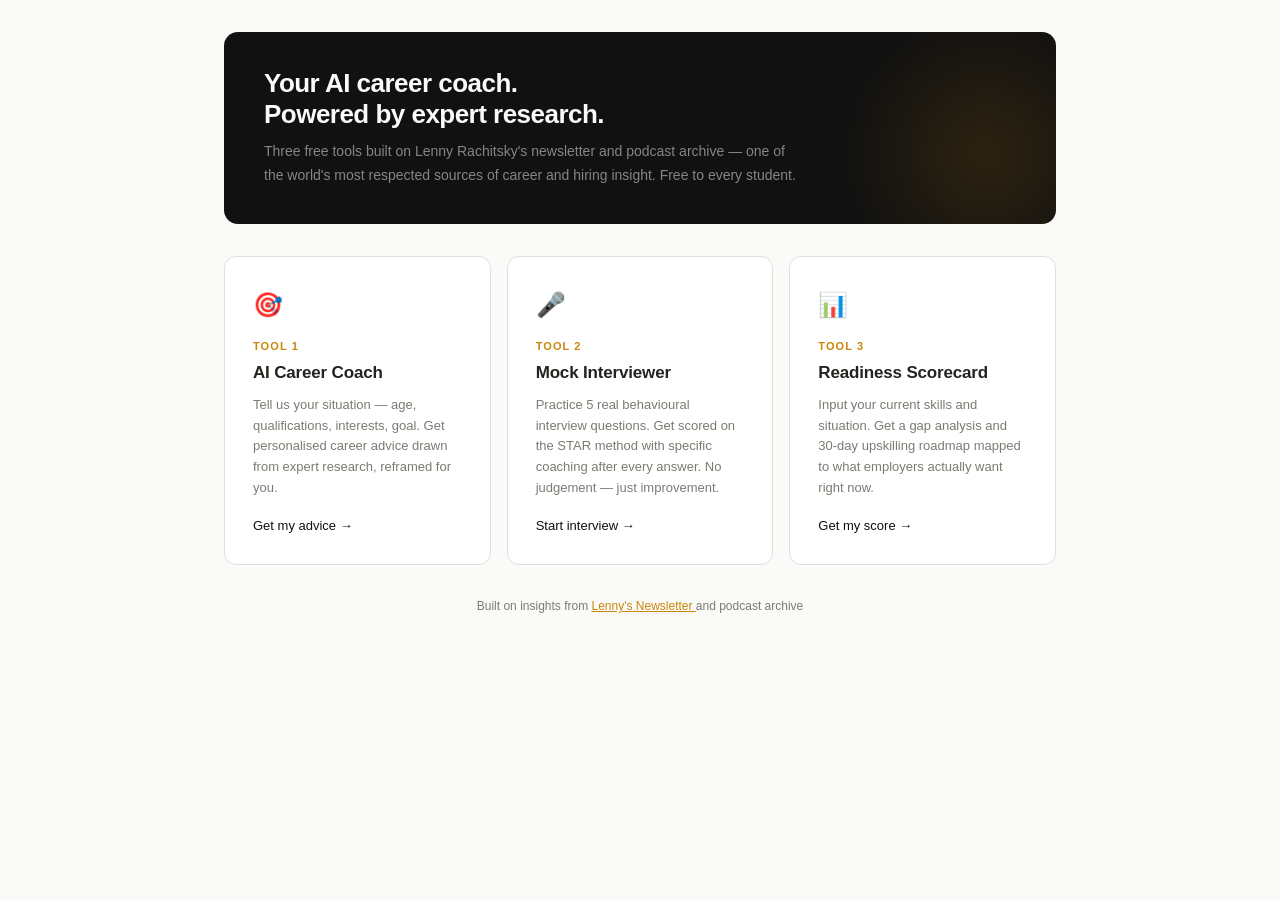
<file: templates/index.html>
<!DOCTYPE html>
<html lang="en">
<head>
  <meta charset="UTF-8">
  <meta name="viewport" content="width=device-width, initial-scale=1.0">
  <title>Career Platform — AI Career Development</title>
  <link rel="stylesheet" href="/static/style.css">
</head>
<body>
<div class="page">

  <div class="hero">
    <h1>Your AI career coach.<br>Powered by expert research.</h1>
    <p>
      Three free tools built on Lenny Rachitsky's newsletter and podcast archive —
      one of the world's most respected sources of career and hiring insight.
      Free to every student.
    </p>
  </div>

  <div class="tool-grid">
    <a href="/coach" class="tool-card">
      <div class="tool-icon">🎯</div>
      <div class="tool-num">Tool 1</div>
      <h2>AI Career Coach</h2>
      <p>
        Tell us your situation — age, qualifications, interests, goal.
        Get personalised career advice drawn from expert research, reframed for you.
      </p>
      <div class="tool-cta">Get my advice →</div>
    </a>

    <a href="/interviewer" class="tool-card">
      <div class="tool-icon">🎤</div>
      <div class="tool-num">Tool 2</div>
      <h2>Mock Interviewer</h2>
      <p>
        Practice 5 real behavioural interview questions. Get scored on the STAR method
        with specific coaching after every answer. No judgement — just improvement.
      </p>
      <div class="tool-cta">Start interview →</div>
    </a>

    <a href="/scorecard" class="tool-card">
      <div class="tool-icon">📊</div>
      <div class="tool-num">Tool 3</div>
      <h2>Readiness Scorecard</h2>
      <p>
        Input your current skills and situation.
        Get a gap analysis and 30-day upskilling roadmap
        mapped to what employers actually want right now.
      </p>
      <div class="tool-cta">Get my score →</div>
    </a>
  </div>

  <div class="lenny-credit">
    Built on insights from
    <a href="https://www.lennysnewsletter.com" target="_blank" rel="noopener">
      Lenny's Newsletter
    </a>
    and podcast archive
  </div>

</div>
</body>
</html>
</file>
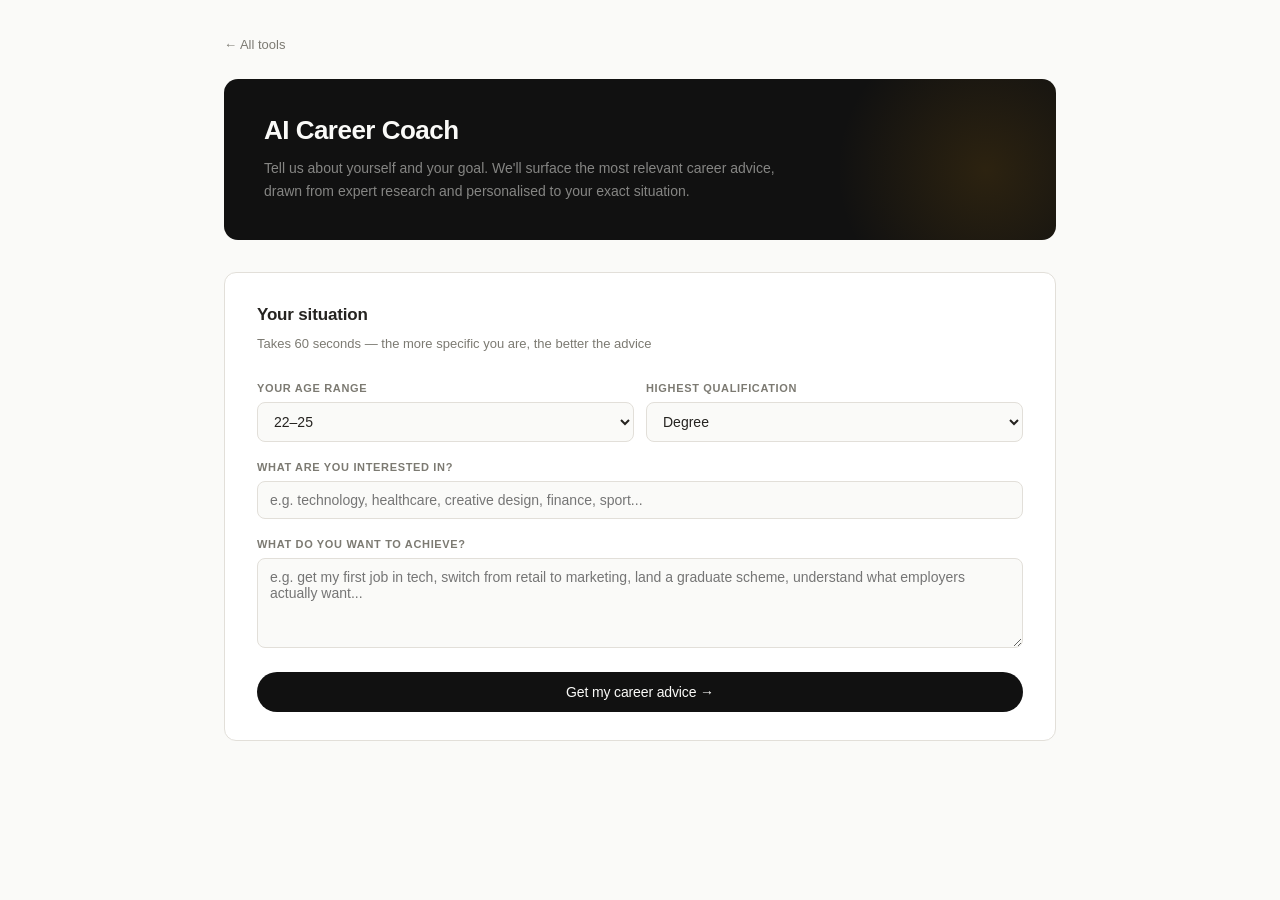
<file: templates/coach.html>
<!DOCTYPE html>
<html lang="en">
<head>
  <meta charset="UTF-8">
  <meta name="viewport" content="width=device-width, initial-scale=1.0">
  <title>AI Career Coach — Career Platform</title>
  <link rel="stylesheet" href="/static/style.css">
</head>
<body>
<div class="page">

  <a class="back" href="/">← All tools</a>

  <div class="hero">
    <h1>AI Career Coach</h1>
    <p>
      Tell us about yourself and your goal. We'll surface the most relevant career advice,
      drawn from expert research and personalised to your exact situation.
    </p>
  </div>

  <div class="form-card" id="form-section">
    <h2>Your situation</h2>
    <p class="subtitle">Takes 60 seconds — the more specific you are, the better the advice</p>

    <div class="field-row">
      <div class="field">
        <label>Your age range</label>
        <select id="age">
          <option value="16-18">16–18</option>
          <option value="19-21">19–21</option>
          <option value="22-25" selected>22–25</option>
          <option value="26-30">26–30</option>
        </select>
      </div>
      <div class="field">
        <label>Highest qualification</label>
        <select id="quals">
          <option>No qualifications</option>
          <option>GCSEs</option>
          <option>A-levels or BTec</option>
          <option>Vocational qualification</option>
          <option selected>Degree</option>
          <option>Postgraduate</option>
        </select>
      </div>
    </div>

    <div class="field">
      <label>What are you interested in?</label>
      <input id="interests" type="text"
        placeholder="e.g. technology, healthcare, creative design, finance, sport...">
    </div>

    <div class="field">
      <label>What do you want to achieve?</label>
      <textarea id="goal"
        placeholder="e.g. get my first job in tech, switch from retail to marketing, land a graduate scheme, understand what employers actually want..."></textarea>
    </div>

    <button class="btn btn-full" onclick="getAdvice()">Get my career advice →</button>
  </div>

  <div class="loading" id="loading">
    <p class="dots">Getting your advice</p>
    <p class="sub">Searching expert sources and personalising for you</p>
  </div>

  <div id="result" style="display:none">
    <div class="result-card" id="advice-text"></div>
    <div class="sources" id="sources"></div>
    <div class="btn-row">
      <button class="btn btn-ghost" onclick="restart()">Start again</button>
      <a class="btn" href="/interviewer">Practice interviews →</a>
    </div>
  </div>

</div>

<script>
async function getAdvice() {
  const age       = document.getElementById('age').value;
  const quals     = document.getElementById('quals').value;
  const interests = document.getElementById('interests').value.trim();
  const goal      = document.getElementById('goal').value.trim();

  if (!interests || !goal) {
    alert('Please fill in your interests and career goal before continuing.');
    return;
  }

  document.getElementById('form-section').style.display = 'none';
  document.getElementById('loading').classList.add('show');

  try {
    const resp = await fetch('/api/coach', {
      method:  'POST',
      headers: { 'Content-Type': 'application/json', 'X-API-Key': '{{ api_key }}' },
      body:    JSON.stringify({ age, quals, interests, goal })
    });

    if (!resp.ok) throw new Error(`Server error ${resp.status}`);
    const data = await resp.json();

    document.getElementById('loading').classList.remove('show');
    document.getElementById('advice-text').textContent = data.advice || 'No advice returned.';

    if (data.sources && data.sources.length) {
      let html = '<div class="source-label">Insights drawn from Lenny\'s archive</div>';
      data.sources.forEach(s => {
        html += `<a class="source-link" href="${s.url}" target="_blank" rel="noopener">${s.title}</a>`;
      });
      document.getElementById('sources').innerHTML = html;
    }

    document.getElementById('result').style.display = 'block';

  } catch (err) {
    document.getElementById('loading').classList.remove('show');
    document.getElementById('form-section').style.display = 'block';
    alert('Something went wrong — please try again in a moment. ' + err.message);
  }
}

function restart() {
  document.getElementById('result').style.display = 'none';
  document.getElementById('interests').value = '';
  document.getElementById('goal').value = '';
  document.getElementById('form-section').style.display = 'block';
}
</script>
</body>
</html>
</file>
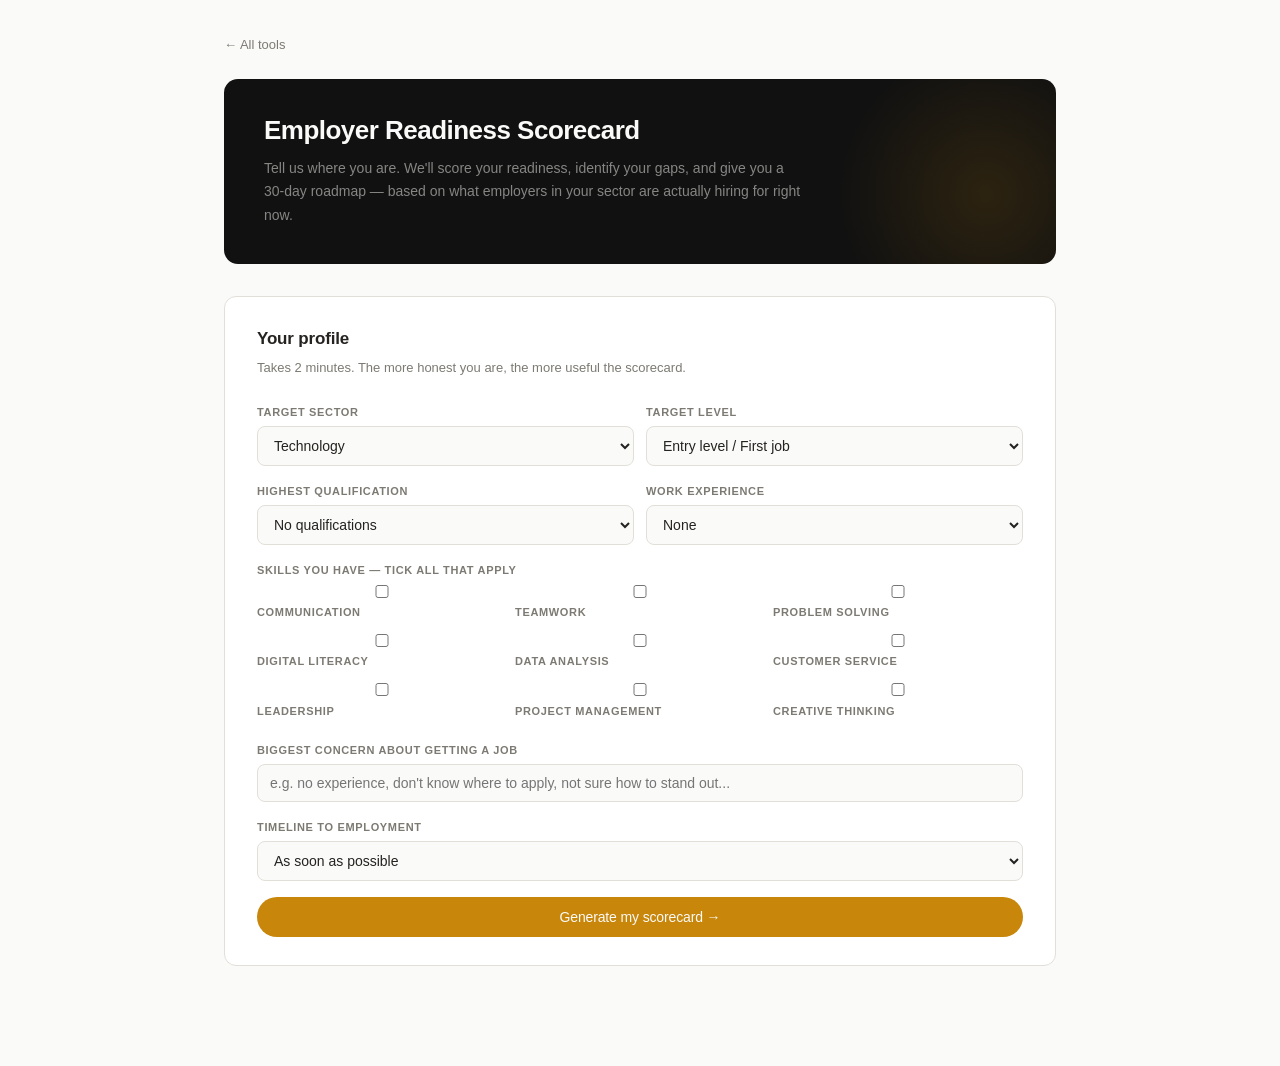
<file: templates/scorecard.html>
<!DOCTYPE html>
<html lang="en">
<head>
  <meta charset="UTF-8">
  <meta name="viewport" content="width=device-width, initial-scale=1.0">
  <title>Readiness Scorecard — Career Platform</title>
  <link rel="stylesheet" href="/static/style.css">
</head>
<body>
<div class="page">

  <a class="back" href="/">← All tools</a>

  <div class="hero">
    <h1>Employer Readiness Scorecard</h1>
    <p>
      Tell us where you are. We'll score your readiness, identify your gaps,
      and give you a 30-day roadmap — based on what employers in your sector
      are actually hiring for right now.
    </p>
  </div>

  <div id="form-section">
    <div class="form-card">
      <h2>Your profile</h2>
      <p class="subtitle">Takes 2 minutes. The more honest you are, the more useful the scorecard.</p>

      <div class="field-row">
        <div class="field">
          <label>Target sector</label>
          <select id="sector">
            <option>Technology</option>
            <option>Finance and business</option>
            <option>Healthcare and social care</option>
            <option>Retail and hospitality</option>
            <option>Creative and media</option>
            <option>Education</option>
            <option>Public sector and charity</option>
            <option>Not sure yet</option>
          </select>
        </div>
        <div class="field">
          <label>Target level</label>
          <select id="level">
            <option value="entry level first job">Entry level / First job</option>
            <option value="internship">Internship</option>
            <option value="graduate scheme">Graduate scheme</option>
            <option value="career change">Career change</option>
          </select>
        </div>
      </div>

      <div class="field-row">
        <div class="field">
          <label>Highest qualification</label>
          <select id="quals">
            <option>No qualifications</option>
            <option>GCSEs</option>
            <option>A-levels or BTec</option>
            <option>Degree</option>
            <option>Postgraduate</option>
          </select>
        </div>
        <div class="field">
          <label>Work experience</label>
          <select id="experience">
            <option value="none">None</option>
            <option value="some (under 6 months)">Some (under 6 months)</option>
            <option value="moderate (6–24 months)">Moderate (6–24 months)</option>
            <option value="significant (2+ years)">Significant (2+ years)</option>
          </select>
        </div>
      </div>

      <div class="field">
        <label>Skills you have — tick all that apply</label>
        <div class="skills-grid">
          <label class="skill-check"><input type="checkbox" value="Communication"> Communication</label>
          <label class="skill-check"><input type="checkbox" value="Teamwork"> Teamwork</label>
          <label class="skill-check"><input type="checkbox" value="Problem solving"> Problem solving</label>
          <label class="skill-check"><input type="checkbox" value="Digital literacy"> Digital literacy</label>
          <label class="skill-check"><input type="checkbox" value="Data analysis"> Data analysis</label>
          <label class="skill-check"><input type="checkbox" value="Customer service"> Customer service</label>
          <label class="skill-check"><input type="checkbox" value="Leadership"> Leadership</label>
          <label class="skill-check"><input type="checkbox" value="Project management"> Project management</label>
          <label class="skill-check"><input type="checkbox" value="Creative thinking"> Creative thinking</label>
        </div>
      </div>

      <div class="field">
        <label>Biggest concern about getting a job</label>
        <input id="concern" type="text"
          placeholder="e.g. no experience, don't know where to apply, not sure how to stand out...">
      </div>

      <div class="field">
        <label>Timeline to employment</label>
        <select id="timeline">
          <option>As soon as possible</option>
          <option>1–3 months</option>
          <option>3–6 months</option>
          <option>6–12 months</option>
        </select>
      </div>

      <button class="btn btn-full btn-amber" onclick="generateScorecard()">
        Generate my scorecard →
      </button>
    </div>
  </div>

  <div class="loading" id="sc-loading">
    <p class="dots">Analysing your profile</p>
    <p class="sub">Cross-referencing with current employer demand data</p>
  </div>

  <div id="sc-result" style="display:none">

    <div class="big-score">
      <div class="num" id="sc-num">0</div>
      <div class="pct">/100</div>
      <div class="desc" id="sc-label"></div>
    </div>

    <div class="form-card">
      <h2>Summary</h2>
      <p id="sc-summary" style="font-weight:300;line-height:1.75;font-size:14px"></p>
    </div>

    <div class="form-card">
      <h2>Your strengths</h2>
      <div id="sc-strengths"></div>
    </div>

    <div class="form-card">
      <h2>Your gaps</h2>
      <div id="sc-gaps"></div>
    </div>

    <div class="form-card">
      <h2>Your 30-day roadmap</h2>
      <div class="roadmap" id="sc-roadmap"></div>
    </div>

    <div class="form-card">
      <h2>Your best first target</h2>
      <p id="sc-target" style="font-weight:300;line-height:1.75;font-size:14px"></p>
    </div>

    <div class="btn-row">
      <button class="copy-ui" onclick="copyScorecard()">Copy my scorecard</button>
      <button class="btn btn-ghost" onclick="restart()">Start again</button>
      <a class="btn" href="/interviewer">Practice interviews →</a>
    </div>

  </div>

</div>

<script>
let scData = null;

async function generateScorecard() {
  const skills = [...document.querySelectorAll('.skills-grid input:checked')]
    .map(i => i.value);

  const profile = {
    sector:     document.getElementById('sector').value,
    level:      document.getElementById('level').value,
    quals:      document.getElementById('quals').value,
    experience: document.getElementById('experience').value,
    skills,
    concern:    document.getElementById('concern').value.trim(),
    timeline:   document.getElementById('timeline').value
  };

  document.getElementById('form-section').style.display = 'none';
  document.getElementById('sc-loading').classList.add('show');

  try {
    const resp = await fetch('/api/scorecard', {
      method:  'POST',
      headers: { 'Content-Type': 'application/json', 'X-API-Key': '{{ api_key }}' },
      body:    JSON.stringify(profile)
    });

    if (!resp.ok) throw new Error(`Server error ${resp.status}`);
    scData = await resp.json();

    if (scData.error) throw new Error(scData.error);

    document.getElementById('sc-loading').classList.remove('show');
    renderScorecard(scData);
    document.getElementById('sc-result').style.display = 'block';

  } catch (err) {
    document.getElementById('sc-loading').classList.remove('show');
    document.getElementById('form-section').style.display = 'block';
    alert('Something went wrong — please try again. ' + err.message);
  }
}

function renderScorecard(d) {
  document.getElementById('sc-num').textContent   = d.readiness_score || 0;
  document.getElementById('sc-label').textContent = d.score_label     || '';
  document.getElementById('sc-summary').textContent = d.summary       || '';
  document.getElementById('sc-target').textContent  = d.next_target   || '';

  let str = '';
  (d.strengths || []).forEach(s => {
    str += `<div style="padding:10px 0;border-bottom:1px solid #E2DFD9">
      <strong style="font-size:14px">${s.skill}</strong><br>
      <span style="font-size:13px;color:#7C7A72;font-weight:300">${s.evidence}</span>
    </div>`;
  });
  document.getElementById('sc-strengths').innerHTML = str || '<p style="color:#7C7A72;font-size:13px">No specific strengths identified — work through the roadmap below.</p>';

  let gaps = '';
  (d.gaps || []).forEach(g => {
    const cls = g.severity === 'critical'
      ? 'badge-crit'
      : g.severity === 'important'
        ? 'badge-imp'
        : 'badge-nice';
    gaps += `<div style="padding:10px 0;border-bottom:1px solid #E2DFD9">
      <div style="display:flex;align-items:center;gap:8px;margin-bottom:5px">
        <strong style="font-size:14px">${g.skill}</strong>
        <span class="badge ${cls}">${g.severity}</span>
      </div>
      <p style="font-size:13px;color:#7C7A72;font-weight:300">
        Action this week: ${g.action}
      </p>
    </div>`;
  });
  document.getElementById('sc-gaps').innerHTML = gaps || '<p style="color:#7C7A72;font-size:13px">No critical gaps identified.</p>';

  let roadmap = '';
  ['week_1','week_2','week_3','week_4'].forEach((key, i) => {
    roadmap += `<div class="week-card">
      <div class="week-label">Week ${i + 1}</div>
      <div class="week-text">${d[key] || 'No action specified.'}</div>
    </div>`;
  });
  document.getElementById('sc-roadmap').innerHTML = roadmap;
}

function copyScorecard() {
  if (!scData) return;
  let text = `EMPLOYER READINESS SCORECARD\n${'─'.repeat(40)}\n\n`;
  text += `Score: ${scData.readiness_score}/100 — ${scData.score_label}\n`;
  text += `Summary: ${scData.summary}\n\n`;
  text += `STRENGTHS:\n`;
  (scData.strengths || []).forEach(s => { text += `• ${s.skill}: ${s.evidence}\n`; });
  text += `\nGAPS:\n`;
  (scData.gaps || []).forEach(g => { text += `• ${g.skill} [${g.severity}]: ${g.action}\n`; });
  text += `\n30-DAY ROADMAP:\n`;
  text += `Week 1: ${scData.week_1}\n`;
  text += `Week 2: ${scData.week_2}\n`;
  text += `Week 3: ${scData.week_3}\n`;
  text += `Week 4: ${scData.week_4}\n`;
  text += `\nFirst target: ${scData.next_target}`;
  navigator.clipboard.writeText(text).then(() => alert('Scorecard copied to clipboard!'));
}

function restart() {
  scData = null;
  document.getElementById('sc-result').style.display = 'none';
  document.getElementById('form-section').style.display = 'block';
  document.querySelectorAll('.skills-grid input').forEach(i => i.checked = false);
  document.getElementById('concern').value = '';
}
</script>
</body>
</html>
</file>
<file: static/style.css>
/* Career Platform — shared stylesheet */
/* Works across index, coach, interviewer, and scorecard pages */

*  { box-sizing: border-box; margin: 0; padding: 0; }
html { scroll-behavior: smooth; }

body {
  font-family: -apple-system, BlinkMacSystemFont, 'Segoe UI', sans-serif;
  background: #FAFAF8;
  color: #252320;
  font-size: 15px;
  line-height: 1.65;
  -webkit-font-smoothing: antialiased;
}

/* ── Layout ─────────────────────────────────────────────────────── */
.page { max-width: 880px; margin: 0 auto; padding: 2rem 1.5rem 5rem; }

/* ── Hero strip ─────────────────────────────────────────────────── */
.hero {
  background: #111;
  border-radius: 14px;
  padding: 2.25rem 2.5rem;
  margin-bottom: 2rem;
  position: relative;
  overflow: hidden;
}
.hero::after {
  content: '';
  position: absolute;
  bottom: -80px; right: -80px;
  width: 300px; height: 300px;
  background: radial-gradient(circle, rgba(200,134,10,0.15) 0%, transparent 70%);
  pointer-events: none;
}
.hero h1 {
  font-size: 26px;
  font-weight: 700;
  color: #FAFAF8;
  line-height: 1.2;
  letter-spacing: -0.02em;
  margin-bottom: 0.625rem;
}
.hero p {
  color: rgba(250, 249, 246, 0.5);
  font-size: 14px;
  font-weight: 300;
  max-width: 540px;
  line-height: 1.7;
}

/* ── Back link ──────────────────────────────────────────────────── */
.back {
  display: inline-flex;
  align-items: center;
  gap: 6px;
  font-size: 13px;
  color: #7C7A72;
  text-decoration: none;
  margin-bottom: 1.5rem;
  transition: color 0.15s;
}
.back:hover { color: #252320; }

/* ── Homepage tool grid ─────────────────────────────────────────── */
.tool-grid {
  display: grid;
  grid-template-columns: repeat(auto-fit, minmax(240px, 1fr));
  gap: 1rem;
  margin-bottom: 2rem;
}
.tool-card {
  background: #fff;
  border: 1px solid #E2DFD9;
  border-radius: 12px;
  padding: 1.75rem;
  text-decoration: none;
  color: inherit;
  display: block;
  transition: transform 0.15s, box-shadow 0.15s;
}
.tool-card:hover {
  transform: translateY(-2px);
  box-shadow: 0 8px 24px rgba(0, 0, 0, 0.07);
}
.tool-icon  { font-size: 24px; margin-bottom: 0.75rem; }
.tool-num   {
  font-size: 11px; font-weight: 600;
  letter-spacing: 0.1em; text-transform: uppercase;
  color: #C8860A; margin-bottom: 4px;
}
.tool-card h2 {
  font-size: 17px; font-weight: 600;
  letter-spacing: -0.01em; margin-bottom: 0.5rem;
}
.tool-card p { font-size: 13px; color: #7C7A72; line-height: 1.6; font-weight: 300; margin-bottom: 1rem; }
.tool-cta    { font-size: 13px; font-weight: 500; color: #111; }
.lenny-credit { font-size: 12px; color: #7C7A72; text-align: center; margin-top: 0.5rem; }
.lenny-credit a { color: #C8860A; }

/* ── Form cards ─────────────────────────────────────────────────── */
.form-card {
  background: #fff;
  border: 1px solid #E2DFD9;
  border-radius: 12px;
  padding: 1.75rem 2rem;
  margin-bottom: 1.25rem;
}
.form-card h2 {
  font-size: 17px; font-weight: 600;
  letter-spacing: -0.01em; margin-bottom: 4px;
}
.subtitle { font-size: 13px; color: #7C7A72; margin-bottom: 1.5rem; font-weight: 300; }

/* ── Fields ─────────────────────────────────────────────────────── */
.field       { margin-bottom: 1rem; }
.field label {
  display: block;
  font-size: 11px; font-weight: 600;
  letter-spacing: 0.06em; text-transform: uppercase;
  color: #7C7A72; margin-bottom: 5px;
}
.field select,
.field input,
.field textarea {
  width: 100%;
  border: 1px solid #E2DFD9;
  border-radius: 8px;
  padding: 10px 12px;
  font-family: inherit;
  font-size: 14px;
  color: #252320;
  background: #FAFAF8;
  outline: none;
  transition: border-color 0.15s;
}
.field select:focus,
.field input:focus,
.field textarea:focus { border-color: #111; }
.field textarea   { height: 90px; resize: vertical; }
.field-row        { display: grid; grid-template-columns: 1fr 1fr; gap: 12px; }

/* ── Skill checkboxes ───────────────────────────────────────────── */
.skills-grid { display: grid; grid-template-columns: repeat(3, 1fr); gap: 8px; margin-top: 6px; }
.skill-check { display: flex; align-items: center; gap: 6px; font-size: 13px; cursor: pointer; }
.skill-check input { accent-color: #111; }

/* ── Buttons ────────────────────────────────────────────────────── */
.btn {
  display: inline-block;
  background: #111;
  color: #FAFAF8;
  border: none;
  border-radius: 100px;
  padding: 12px 28px;
  font-size: 14px; font-weight: 500;
  cursor: pointer;
  font-family: inherit;
  text-decoration: none;
  transition: opacity 0.15s;
  letter-spacing: -0.01em;
}
.btn:hover     { opacity: 0.85; }
.btn:disabled  { opacity: 0.4; cursor: not-allowed; }
.btn-full      { width: 100%; text-align: center; display: block; }
.btn-amber     { background: #C8860A; }
.btn-ghost     { background: #F3F1EC; color: #252320; }
.btn-row       { display: flex; gap: 10px; flex-wrap: wrap; margin-top: 1rem; }

/* ── Loading ────────────────────────────────────────────────────── */
.loading { display: none; text-align: center; padding: 2.5rem 1rem; color: #7C7A72; }
.loading.show { display: block; }
.loading p { font-size: 14px; }
.loading .sub { font-size: 12px; color: #aaa; margin-top: 6px; }
.dots::after {
  content: '...';
  animation: dots 1.4s infinite;
}
@keyframes dots {
  0%   { content: '.'; }
  33%  { content: '..'; }
  66%  { content: '...'; }
}

/* ── Result card ────────────────────────────────────────────────── */
.result-card {
  background: #fff;
  border: 1px solid #E2DFD9;
  border-radius: 12px;
  padding: 1.75rem 2rem;
  white-space: pre-wrap;
  line-height: 1.8;
  font-size: 14px;
  font-weight: 300;
  margin-bottom: 1rem;
}

/* ── Sources ────────────────────────────────────────────────────── */
.sources { margin-bottom: 1.25rem; }
.source-label {
  font-size: 10px; font-weight: 600;
  letter-spacing: 0.1em; text-transform: uppercase;
  color: #7C7A72; margin-bottom: 6px;
}
.source-link { display: block; font-size: 12px; color: #C8860A; text-decoration: none; margin-bottom: 3px; }
.source-link:hover { text-decoration: underline; }

/* ── Interview progress ─────────────────────────────────────────── */
.progress-strip { display: flex; gap: 6px; margin-bottom: 1.5rem; }
.prog-dot { width: 10px; height: 10px; border-radius: 50%; background: #E2DFD9; }
.prog-dot.done    { background: #3B6D11; }
.prog-dot.current { background: #111; }

/* ── Question card ──────────────────────────────────────────────── */
.q-card { background: #F3F1EC; border-radius: 10px; padding: 1.25rem 1.5rem; margin-bottom: 1rem; }
.q-label { font-size: 11px; font-weight: 600; letter-spacing: 0.08em; text-transform: uppercase; color: #7C7A72; margin-bottom: 6px; }
.q-text  { font-size: 16px; font-weight: 500; line-height: 1.5; color: #111; }

/* ── Score grid ─────────────────────────────────────────────────── */
.score-grid {
  display: grid;
  grid-template-columns: repeat(5, 1fr);
  gap: 8px; margin: 1rem 0;
}
.score-box { background: #F3F1EC; border-radius: 8px; padding: 10px; text-align: center; }
.score-box .val { font-size: 22px; font-weight: 700; color: #111; line-height: 1; }
.score-box .lbl {
  font-size: 10px; color: #7C7A72;
  text-transform: uppercase; letter-spacing: 0.05em; margin-top: 3px;
}

/* ── Feedback boxes ─────────────────────────────────────────────── */
.fb { background: #EAF3DE; border-radius: 8px; padding: 12px 14px; margin-bottom: 8px; font-size: 13px; line-height: 1.65; }
.fb.improve { background: #FBF2DC; }
.fb-label { font-size: 10px; font-weight: 600; text-transform: uppercase; letter-spacing: 0.08em; color: #3B6D11; margin-bottom: 4px; }
.fb.improve .fb-label { color: #C8860A; }

/* ── Big score (report) ─────────────────────────────────────────── */
.big-score {
  text-align: center;
  background: #111;
  border-radius: 14px;
  padding: 2.5rem 1rem;
  color: #FAFAF8;
  margin-bottom: 1.25rem;
}
.big-score .num {
  font-size: 60px; font-weight: 700;
  letter-spacing: -0.05em; line-height: 1;
}
.big-score .pct  { font-size: 17px; color: rgba(250,249,246,0.45); margin-top: 5px; }
.big-score .desc { font-size: 13px; color: rgba(250,249,246,0.35); margin-top: 8px; }

/* ── Scorecard: severity badges ─────────────────────────────────── */
.badge {
  display: inline-block;
  font-size: 11px; font-weight: 500;
  padding: 3px 9px; border-radius: 20px; margin: 2px;
}
.badge-crit { background: #FAECE7; color: #993C1D; }
.badge-imp  { background: #FBF2DC; color: #C8860A; }
.badge-nice { background: #EAF3DE; color: #3B6D11; }

/* ── Scorecard: 30-day roadmap ──────────────────────────────────── */
.roadmap {
  display: grid;
  grid-template-columns: repeat(4, 1fr);
  gap: 10px; margin-top: 1rem;
}
.week-card   { background: #F3F1EC; border-radius: 8px; padding: 1rem; }
.week-label  { font-size: 10px; font-weight: 600; text-transform: uppercase; letter-spacing: 0.08em; color: #7C7A72; margin-bottom: 6px; }
.week-text   { font-size: 13px; color: #252320; line-height: 1.55; }

/* ── Copy button (scorecard) ────────────────────────────────────── */
.copy-ui {
  background: #F3F1EC; border: 1px solid #E2DFD9;
  border-radius: 8px; padding: 8px 16px;
  font-size: 13px; font-weight: 500;
  cursor: pointer; font-family: inherit; color: #252320;
  transition: background 0.1s;
}
.copy-ui:hover { background: #E2DFD9; }

/* ── Responsive ─────────────────────────────────────────────────── */
@media (max-width: 600px) {
  .field-row      { grid-template-columns: 1fr; }
  .score-grid     { grid-template-columns: repeat(3, 1fr); }
  .roadmap        { grid-template-columns: 1fr 1fr; }
  .skills-grid    { grid-template-columns: repeat(2, 1fr); }
  .hero           { padding: 1.5rem; }
  .hero h1        { font-size: 20px; }
  .form-card      { padding: 1.25rem; }
}
</file>
